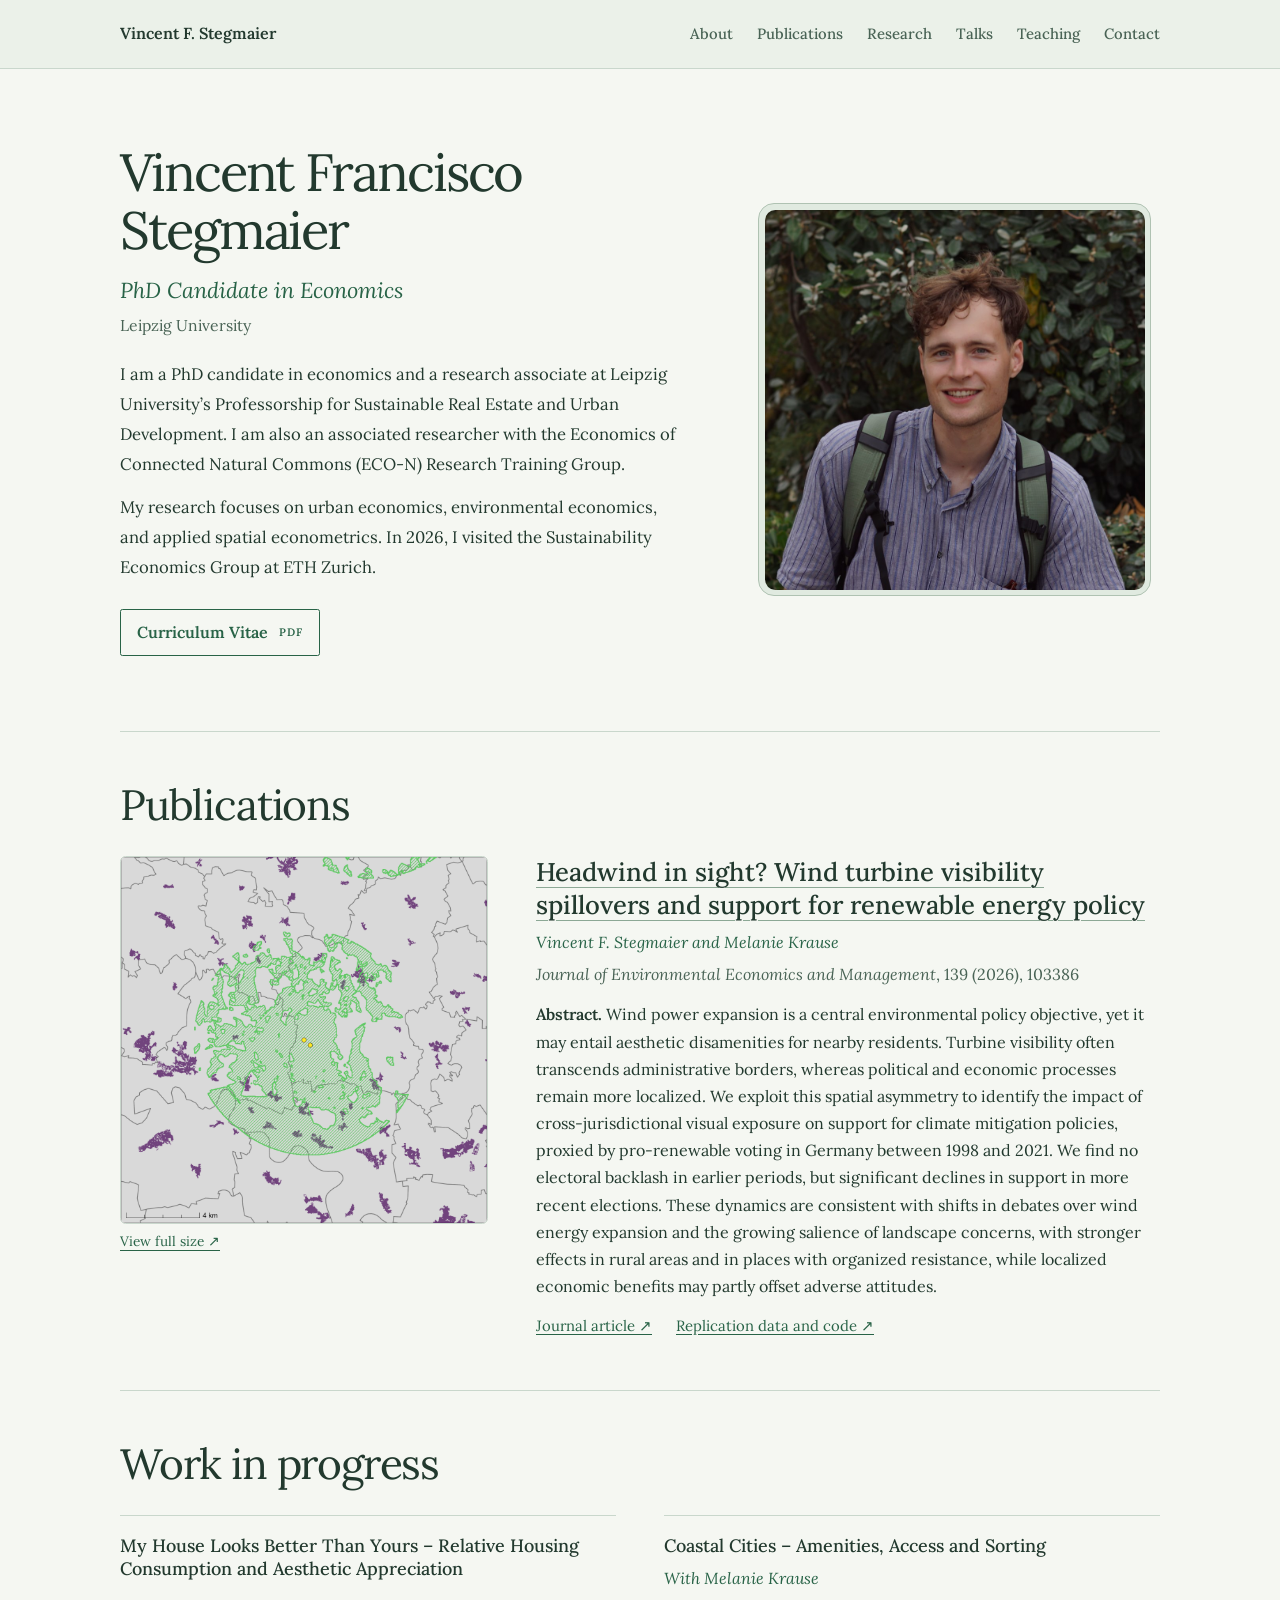
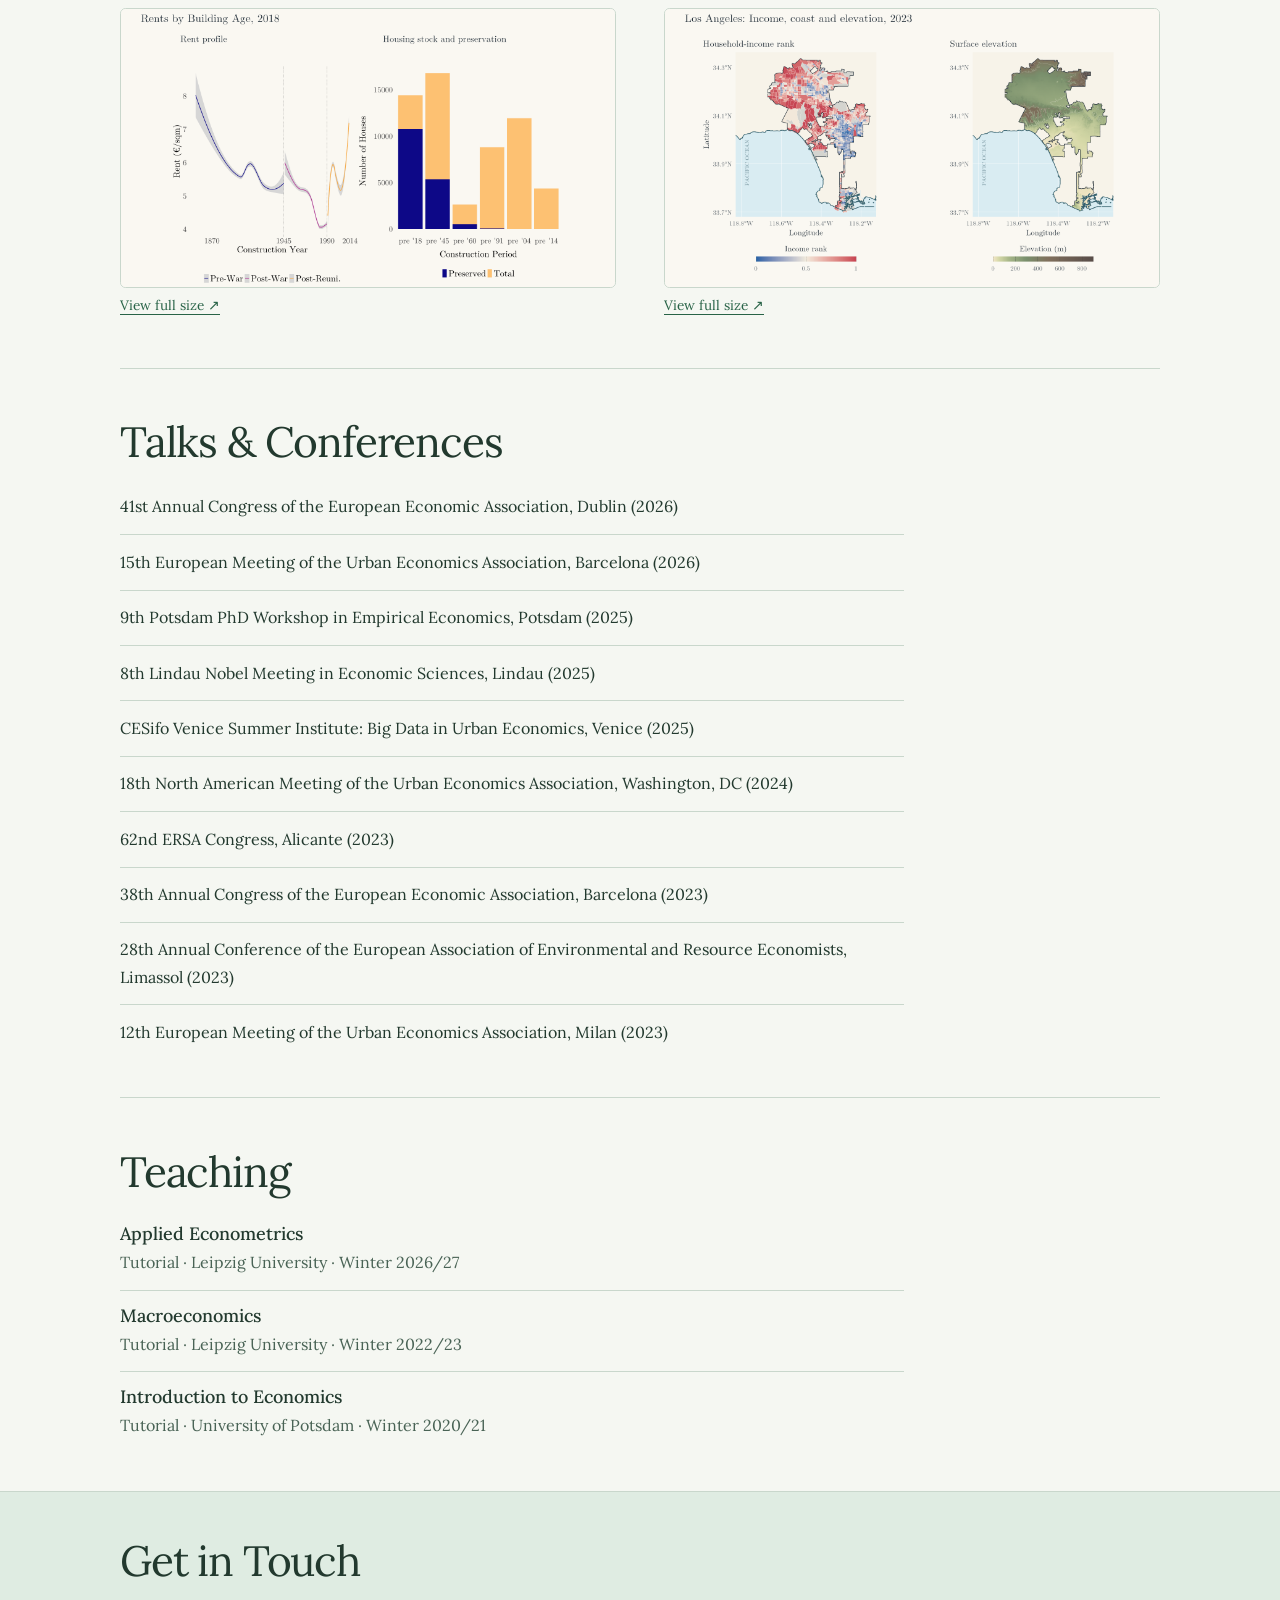
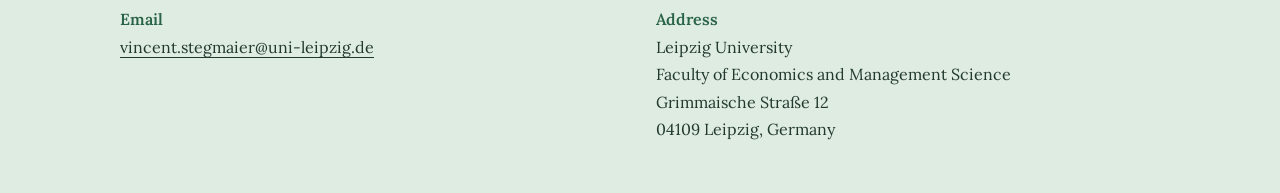
<file: index.html>
<!doctype html>
<html lang="en">
<head>
  <meta charset="utf-8">
  <meta name="viewport" content="width=device-width, initial-scale=1">
  <title>Vincent Francisco Stegmaier | Economics</title>
  <meta name="description" content="Vincent Francisco Stegmaier, PhD candidate in economics at Leipzig University. Research in urban economics, environmental economics, and applied spatial econometrics.">
  <link rel="stylesheet" href="styles.css">
  <link rel="stylesheet" href="theme.css">
</head>
<body>
  <a class="skip-link" href="#about">Skip to content</a>
  <header class="site-header">
    <nav class="container navigation" aria-label="Main navigation">
      <a class="site-name" href="#about">Vincent F. Stegmaier</a>
      <ul class="nav-links">
        <li><a href="#about">About</a></li>
        <li><a href="#publications">Publications</a></li>
        <li><a href="#research">Research</a></li>
        <li><a href="#talks">Talks</a></li>
        <li><a href="#teaching">Teaching</a></li>
        <li><a href="#contact">Contact</a></li>
      </ul>
    </nav>
  </header>

  <main>
    <div class="container">
      <section class="hero" id="about" aria-labelledby="name">
        <div class="introduction">
          <h1 id="name">Vincent Francisco Stegmaier</h1>
          <p class="role">PhD Candidate in Economics</p>
          <p class="affiliation">Leipzig University</p>
          <p class="bio">I am a PhD candidate in economics and a research associate at Leipzig University’s Professorship for Sustainable Real Estate and Urban Development. I am also an associated researcher with the Economics of Connected Natural Commons (ECO-N) Research Training Group.</p>
          <p class="bio">My research focuses on urban economics, environmental economics, and applied spatial econometrics. In 2026, I visited the Sustainability Economics Group at ETH Zurich.</p>
          <a class="cv-link" href="assets/Vincent-Stegmaier-CV.pdf" target="_blank" rel="noopener">Curriculum Vitae <span class="file-type">PDF</span></a>
        </div>
        <div class="portrait-frame">
          <img src="assets/portrait.jpg" alt="Vincent Francisco Stegmaier outdoors" width="1440" height="960" fetchpriority="high">
        </div>
      </section>

      <section class="content-section" id="publications" aria-labelledby="publications-heading">
        <div class="section-heading">
          <h2 id="publications-heading">Publications</h2>
        </div>
        <article class="publication">
          <div class="publication-copy">
            <h3><a href="https://doi.org/10.1016/j.jeem.2026.103386" target="_blank" rel="noopener">Headwind in sight? Wind turbine visibility spillovers and support for renewable energy policy</a></h3>
            <p class="paper-authors">Vincent F. Stegmaier and Melanie Krause</p>
            <p class="publication-details"><cite>Journal of Environmental Economics and Management</cite>, 139 (2026), 103386</p>
            <p class="paper-summary"><strong>Abstract.</strong> Wind power expansion is a central environmental policy objective, yet it may entail aesthetic disamenities for nearby residents. Turbine visibility often transcends administrative borders, whereas political and economic processes remain more localized. We exploit this spatial asymmetry to identify the impact of cross-jurisdictional visual exposure on support for climate mitigation policies, proxied by pro-renewable voting in Germany between 1998 and 2021. We find no electoral backlash in earlier periods, but significant declines in support in more recent elections. These dynamics are consistent with shifts in debates over wind energy expansion and the growing salience of landscape concerns, with stronger effects in rural areas and in places with organized resistance, while localized economic benefits may partly offset adverse attitudes.</p>
            <ul class="paper-links">
              <li><a href="https://doi.org/10.1016/j.jeem.2026.103386" target="_blank" rel="noopener">Journal article <span aria-hidden="true">↗</span></a></li>
              <li><a href="https://doi.org/10.17632/gsygpw4wt4.1" target="_blank" rel="noopener">Replication data and code <span aria-hidden="true">↗</span></a></li>
            </ul>
          </div>
          <figure class="research-figure">
            <a href="assets/wind-turbine-visibility-zoom.png" target="_blank" rel="noopener">
              <img src="assets/wind-turbine-visibility-zoom.png" alt="Zoomed map of two wind turbines and their hatched visibility area across municipal boundaries" width="2100" height="2100" loading="lazy">
              <span class="figure-link">View full size <span aria-hidden="true">↗</span></span>
            </a>
          </figure>
        </article>
      </section>

      <section class="content-section" id="research" aria-labelledby="research-heading">
        <div class="section-heading">
          <h2 id="research-heading">Work in progress</h2>
        </div>
        <ul class="research-projects">
          <li>
            <h3>My House Looks Better Than Yours – Relative Housing Consumption and Aesthetic Appreciation</h3>
            <figure class="research-figure">
              <a href="assets/rents-by-building-age.png" target="_blank" rel="noopener">
                <img src="assets/rents-by-building-age.png" alt="Charts of 2018 rents per square meter by construction year and counts of preserved and total homes by construction period" width="3200" height="1800" loading="lazy">
                <span class="figure-link">View full size <span aria-hidden="true">↗</span></span>
              </a>
            </figure>
          </li>
          <li>
            <div>
              <h3>Coastal Cities – Amenities, Access and Sorting</h3>
              <p class="paper-authors">With Melanie Krause</p>
            </div>
            <figure class="research-figure">
              <a href="assets/los-angeles-income-rank.png" target="_blank" rel="noopener">
                <img src="assets/los-angeles-income-rank.png" alt="Two maps of Los Angeles in 2023 showing household income rank and surface elevation along the Pacific coast" width="3200" height="1800" loading="lazy">
                <span class="figure-link">View full size <span aria-hidden="true">↗</span></span>
              </a>
            </figure>
          </li>
        </ul>
      </section>

      <section class="content-section" id="talks" aria-labelledby="talks-heading">
        <div class="section-heading">
          <h2 id="talks-heading">Talks &amp; Conferences</h2>
        </div>
        <ul class="entries">
          <li>41st Annual Congress of the European Economic Association, Dublin (2026)</li>
          <li>15th European Meeting of the Urban Economics Association, Barcelona (2026)</li>
          <li>9th Potsdam PhD Workshop in Empirical Economics, Potsdam (2025)</li>
          <li>8th Lindau Nobel Meeting in Economic Sciences, Lindau (2025)</li>
          <li>CESifo Venice Summer Institute: Big Data in Urban Economics, Venice (2025)</li>
          <li>18th North American Meeting of the Urban Economics Association, Washington, DC (2024)</li>
          <li>62nd ERSA Congress, Alicante (2023)</li>
          <li>38th Annual Congress of the European Economic Association, Barcelona (2023)</li>
          <li>28th Annual Conference of the European Association of Environmental and Resource Economists, Limassol (2023)</li>
          <li>12th European Meeting of the Urban Economics Association, Milan (2023)</li>
        </ul>
      </section>

      <section class="content-section" id="teaching" aria-labelledby="teaching-heading">
        <div class="section-heading">
          <h2 id="teaching-heading">Teaching</h2>
        </div>
        <ul class="entries courses">
          <li>
            <h3>Applied Econometrics</h3>
            <p>Tutorial · Leipzig University · Winter 2026/27</p>
          </li>
          <li>
            <h3>Macroeconomics</h3>
            <p>Tutorial · Leipzig University · Winter 2022/23</p>
          </li>
          <li>
            <h3>Introduction to Economics</h3>
            <p>Tutorial · University of Potsdam · Winter 2020/21</p>
          </li>
        </ul>
      </section>
    </div>
  </main>

  <footer class="contact" id="contact" aria-labelledby="contact-heading">
    <div class="container">
      <h2 id="contact-heading">Get in Touch</h2>
      <div class="contact-details">
        <div>
          <h3>Email</h3>
          <a href="mailto:vincent.stegmaier@uni-leipzig.de">vincent.stegmaier@uni-leipzig.de</a>
        </div>
        <div>
          <h3>Address</h3>
          <address>
            Leipzig University<br>
            Faculty of Economics and Management Science<br>
            Grimmaische Straße 12<br>
            04109 Leipzig, Germany
          </address>
        </div>
      </div>
    </div>
  </footer>
</body>
</html>
</file>
<file: styles.css>
@font-face {
  font-family: Lora;
  src: url("assets/lora.woff2") format("woff2");
  font-style: normal;
  font-weight: 400 600;
  font-display: swap;
}

@font-face {
  font-family: Lora;
  src: url("assets/lora-italic.woff2") format("woff2");
  font-style: italic;
  font-weight: 400 600;
  font-display: swap;
}

:root {
  --paper: #eee;
  --ink: #363d45;
  --muted: #4e606a;
  --accent: #a04a13;
  --rule: #d7c9b8;
  --slate: #4e616c;
  --gutter: clamp(1.35rem, 5vw, 4rem);
  --measure: 65rem;
  scroll-padding-top: 5.5rem;
}

*, *::before, *::after { box-sizing: border-box; }

body {
  margin: 0;
  background: var(--paper);
  color: var(--ink);
  font: 1rem/1.7 Lora, Georgia, serif;
}

h1, h2, h3, p, ul { margin: 0; }
h1, h2, h3 { line-height: 1.28; }
a { color: inherit; text-underline-offset: .22em; }
a:hover { color: var(--accent); }
a:focus-visible { outline: 2px solid currentColor; outline-offset: 4px; }

.container {
  width: min(var(--measure), 100% - 2 * var(--gutter));
  margin-inline: auto;
}

.skip-link {
  position: fixed;
  z-index: 3;
  top: .75rem;
  left: .75rem;
  transform: translateY(-200%);
  background: var(--paper);
  padding: .5rem .8rem;
}

.skip-link:focus { transform: none; }

.site-header {
  position: sticky;
  z-index: 2;
  top: 0;
  background: var(--paper);
  border-bottom: 1px solid var(--rule);
}

.navigation {
  min-height: 4.25rem;
  display: flex;
  align-items: center;
  justify-content: space-between;
  gap: .5rem 1.5rem;
  padding-block: .65rem;
}

.site-name { font-weight: 600; text-decoration: none; }

.nav-links, .paper-links {
  display: flex;
  flex-wrap: wrap;
  align-items: center;
  gap: .35rem 1.5rem;
  padding: 0;
  list-style: none;
}

.nav-links { color: var(--muted); font-size: .93rem; }
.nav-links a { text-decoration: none; }
.nav-links a:hover { text-decoration: underline; }

.hero {
  display: grid;
  grid-template-columns: minmax(0, 1fr) minmax(15rem, 23.75rem);
  align-items: center;
  gap: clamp(2rem, 6vw, 5.5rem);
  padding: clamp(3.6rem, 7vw, 4.65rem) .95rem clamp(4.25rem, 7vw, 4.65rem) 0;
}

h1 {
  font-size: clamp(2.45rem, 4.1vw, 3.5rem);
  letter-spacing: -.045em;
  font-weight: 400;
  line-height: 1.1;
  text-wrap: balance;
}

.role {
  color: var(--accent);
  font-size: clamp(1.13rem, 2vw, 1.36rem);
  font-style: italic;
  margin-top: .8rem;
}

.affiliation { color: var(--muted); margin-top: .18rem; font-size: 1.08rem; }
.bio { max-width: 35rem; margin-top: 1.38rem; font-size: 1.1rem; line-height: 1.8; }
.bio + .bio { margin-top: .8rem; }

.cv-link {
  display: inline-flex;
  align-items: baseline;
  gap: .7rem;
  margin-top: 1.65rem;
  padding: .56rem 1rem;
  border: 1px solid var(--accent);
  color: var(--accent);
  text-decoration: none;
}

.cv-link:hover { background: var(--accent); color: #fff; }
.cv-link:focus-visible { outline-color: var(--accent); }
.file-type { font-size: .68rem; letter-spacing: .08em; }

.portrait-frame {
  position: relative;
  width: 100%;
  max-width: 23.75rem;
  margin-inline: auto;
  isolation: isolate;
}

.portrait-frame::before {
  content: "";
  position: absolute;
  inset: .85rem -.85rem -.85rem .85rem;
  z-index: -1;
  border: 2px solid var(--rule);
}

.portrait-frame img {
  display: block;
  width: 100%;
  height: auto;
  aspect-ratio: 1;
  object-fit: cover;
  object-position: center;
}

.content-section { border-top: 1px solid var(--rule); padding-block: 2.9rem 3.2rem; }

.section-heading { margin-bottom: 1.5rem; }
h2 { font-size: clamp(1.8rem, 4vw, 2.65rem); font-weight: 400; letter-spacing: -.035em; }
h3 { font-size: 1.3rem; font-weight: 500; }
.publication {
  display: grid;
  grid-template-columns: clamp(10rem, 23vw, 16rem) minmax(0, 1fr);
  grid-template-areas: "figure copy";
  align-items: start;
  gap: 1rem clamp(1.5rem, 4vw, 3rem);
}
.publication-copy { grid-area: copy; }
.publication h3 { font-size: clamp(1.28rem, 2.7vw, 1.6rem); }
.publication h3 a { text-decoration-color: var(--rule); text-decoration-thickness: 1px; }
.publication h3 a:hover { text-decoration-color: currentColor; }
.paper-authors { color: var(--accent); font-style: italic; margin-top: .45rem; }
.publication-details { color: var(--muted); margin-top: .28rem; }
.paper-summary { max-width: 43rem; margin-top: .85rem; }
.paper-links { color: var(--muted); margin-top: .8rem; font-size: .93rem; }

.research-projects {
  display: grid;
  grid-template-columns: repeat(2, minmax(0, 1fr));
  gap: 1.5rem clamp(1.5rem, 4vw, 3rem);
  padding: 0;
  list-style: none;
}

.research-projects > li {
  display: flex;
  flex-direction: column;
  gap: 1rem;
  border-top: 1px solid var(--rule);
  padding-top: 1.15rem;
}

.research-figure { margin: 0; color: var(--muted); }
.publication .research-figure { grid-area: figure; width: min(100%, 16rem); }
.research-projects .research-figure { margin-top: auto; }
.research-figure a { display: block; text-decoration: none; }
.research-figure img {
  display: block;
  width: 100%;
  height: auto;
  border: 1px solid var(--rule);
}
.publication .research-figure img { aspect-ratio: 1; object-fit: cover; }
.figure-link { display: block; margin-top: .35rem; font-size: .85rem; text-decoration: underline; }
.entries { max-width: 49rem; padding: 0; list-style: none; }
.entries li + li { border-top: 1px solid var(--rule); padding-top: .85rem; margin-top: .85rem; }
.research-projects h3, .courses h3 { font-size: 1.12rem; }
.courses p { margin-top: .2rem; color: var(--muted); }

.contact { background: var(--slate); color: #fff; padding-block: 2.65rem 3.1rem; }
.contact-details { display: grid; grid-template-columns: 1fr 1fr; gap: 1.35rem 2rem; margin-top: 1.3rem; }
.contact h3 { font-size: 1rem; font-weight: 600; margin-bottom: .3rem; }
.contact address { font-style: normal; }
.contact a { overflow-wrap: anywhere; }
.contact a:hover { color: #fff; text-decoration-thickness: 2px; }

@media (max-width: 850px) {
  .hero { grid-template-columns: minmax(0, 1fr) minmax(13rem, 33%); }
  .nav-links { gap: .28rem .8rem; }
}

@media (max-width: 660px) {
  :root { scroll-padding-top: 7rem; }
  .navigation { flex-direction: column; align-items: flex-start; }
  .hero { grid-template-columns: 1fr; gap: 1.9rem; padding-block: 2.9rem 3.55rem; }
  .portrait-frame { max-width: 20rem; }
  .publication { grid-template-columns: minmax(0, 1fr); grid-template-areas: "copy" "figure"; }
  .research-projects { grid-template-columns: minmax(0, 1fr); }
  .content-section { padding-block: 2.15rem 2.45rem; }
  .contact-details { grid-template-columns: 1fr; }
}
</file>
<file: theme.css>
/* Quiet Green */
:root {
  --paper: #f5f7f2;
  --ink: #22392e;
  --muted: #496355;
  --accent: #286347;
  --rule: #c9d7cc;
  --slate: #dfece2;
  --green-hover: #194630;
}

h1 { letter-spacing: -.04em; }
h2 { letter-spacing: -.028em; }

.site-header { background: #ebf1e9; }
.site-name { color: var(--ink); }
.nav-links { font-weight: 500; }

.affiliation { font-size: .98rem; }
.bio { font-size: 1.04rem; }

.cv-link {
  align-items: center;
  background: transparent;
  border-radius: .15rem;
  font-weight: 600;
}

.cv-link:hover {
  background: transparent;
  border-color: var(--green-hover);
  color: var(--green-hover);
}

.portrait-frame::before {
  inset: -.4rem;
  border: 1px solid #afc2b2;
  border-radius: 1rem;
  background: #e0eae0;
}

.portrait-frame img { border-radius: .65rem; }

.publication .research-figure { width: min(100%, 23rem); }

@media (min-width: 661px) {
  .publication { grid-template-columns: clamp(13rem, 30vw, 23rem) minmax(0, 1fr); }
}

.publication h3 a { text-decoration-color: #8ca895; }
.paper-links, .figure-link { color: var(--accent); }
.research-figure img { border-radius: .35rem; }

.contact {
  border-top: 1px solid var(--rule);
  color: var(--ink);
}

.contact h3 {
  color: var(--accent);
}

.contact a:hover { color: var(--accent); }
</file>
